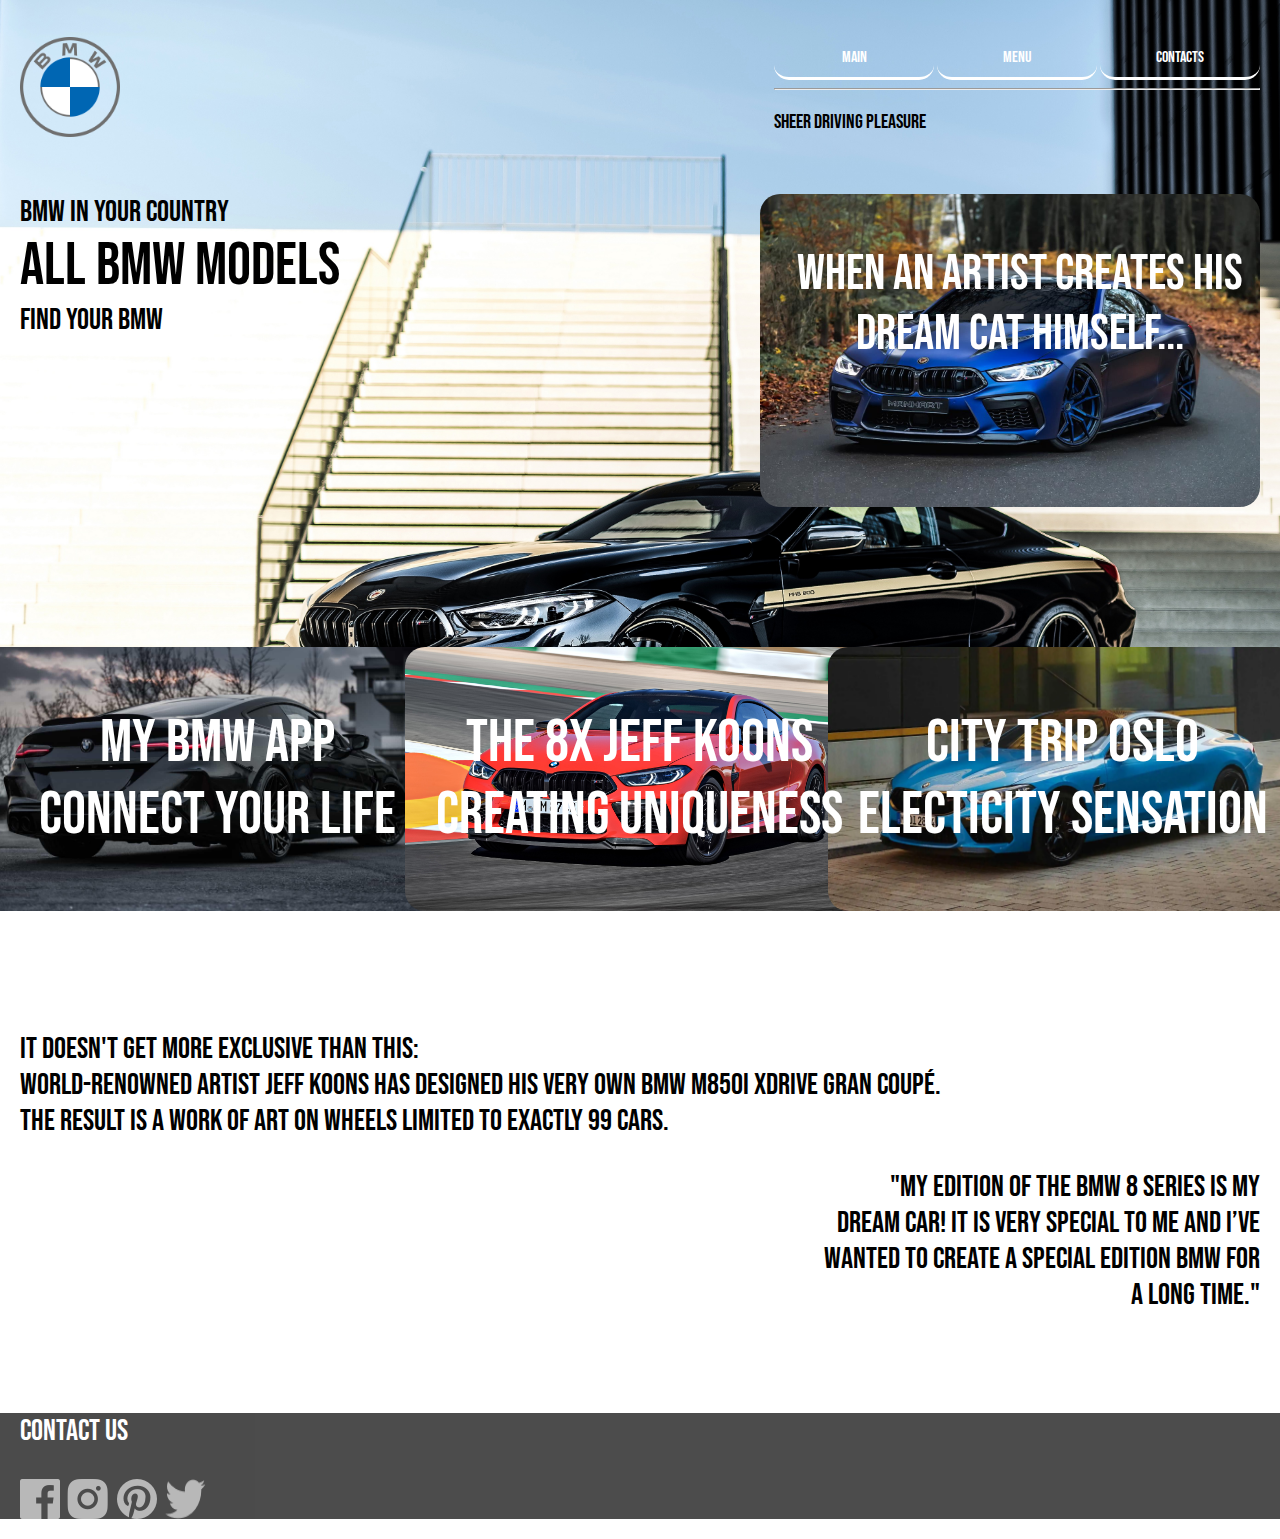
<file: index.html>
<!DOCTYPE html>
<html lang="en">
<head>
    <meta charset="UTF-8">
    <meta http-equiv="X-UA-Compatible" content="IE=edge">
    <meta name="viewport" content="width=device-width, initial-scale=1.0">
    <title>Document</title>
    <link rel="stylesheet" href="css/styles.css">
    <link href="https://fonts.googleapis.com/css2?family=Bebas+Neue&display=swap" rel="stylesheet">
</head>
<body>
    <div class="top">  
         <img id="logo" src="images/logo.png" alt="logo">
        <nav> 
      
        <div class="navbuttons"><a href="#"> Main</a></div>
        <div class="navbuttons"><a href="#"> Menu</a>
        <div class="dropdown">
            <div class="navbuttons"><a href="#">Menu 1</a></div>
            <div class="navbuttons"><a href="#">Menu 2</a></div>
            <div class="navbuttons"><a href="#">Menu  3</a></div>
        </div>
        </div>
       
        <div class="navbuttons"><a href="contacts.html" class=""> Contacts</a></div>
        <hr>
        <p id="underlogo">Sheer Driving Pleasure</p>
    </nav>
   
</div>
<div class="middle">
    <div class="midleft">
         <div class="zaglavie">
        <p id="midp1">BMW in your country</p>
        <p id="midp2">ALL BMW MODELS</p>
        <p id="midp3">Find your BMW</p>
    </div>
    </div>
    <div class="midright">
        <img id="m81" src="images/m81.jpg" alt="bmw">
        <p id="midrighttxt">When an artist creates his dream cat himself...</p>
    </div>
</div>
<div class="middle1">
    <div class="midleft1">
        <img class="m8pic" src="images/m82.jpg" alt="bmw">
        <p class="middle1txt">My bmw app <br> Connect your life</p>
        
    </div>

    <div class="midleft1">
        <img class="m8pic" src="images/m83.jpg" alt="bmw">
        <p class="middle1txt">The 8x Jeff koons <br> Creating uniqueness</p>
        
    </div>

    <div class="midleft1">
        <img class="m8pic" src="images/m84.webp" alt="bmw">
        <p class="middle1txt">City trip Oslo <br> Electicity Sensation</p>
        
    </div>
</div>

<p class="maintxt">It doesn't get more exclusive than this: <br> world-renowned artist Jeff Koons has designed his very own BMW M850i xDrive Gran Coupé. <br> The result is a work of art on wheels limited to exactly 99 cars.</p>
<p class="maintxt2">"My edition of the BMW 8 Series is my <br> dream car!  It is very special to me and I’ve <br> wanted to create a special edition BMW for <br> a long time."</p>
<div class="bottom botbackground">
    <p id="contact">Contact us</p>
    <div class="socials">
        <img src="images/facebook-gray.png" alt="">
        <img src="images/instagram-gray.png" alt="">
        <img src="images/pinterest-gray.png" alt="">
        <img src="images/twitter-gray.png" alt="">
    </div>
</div>
</body> 

   
</html>
</file>
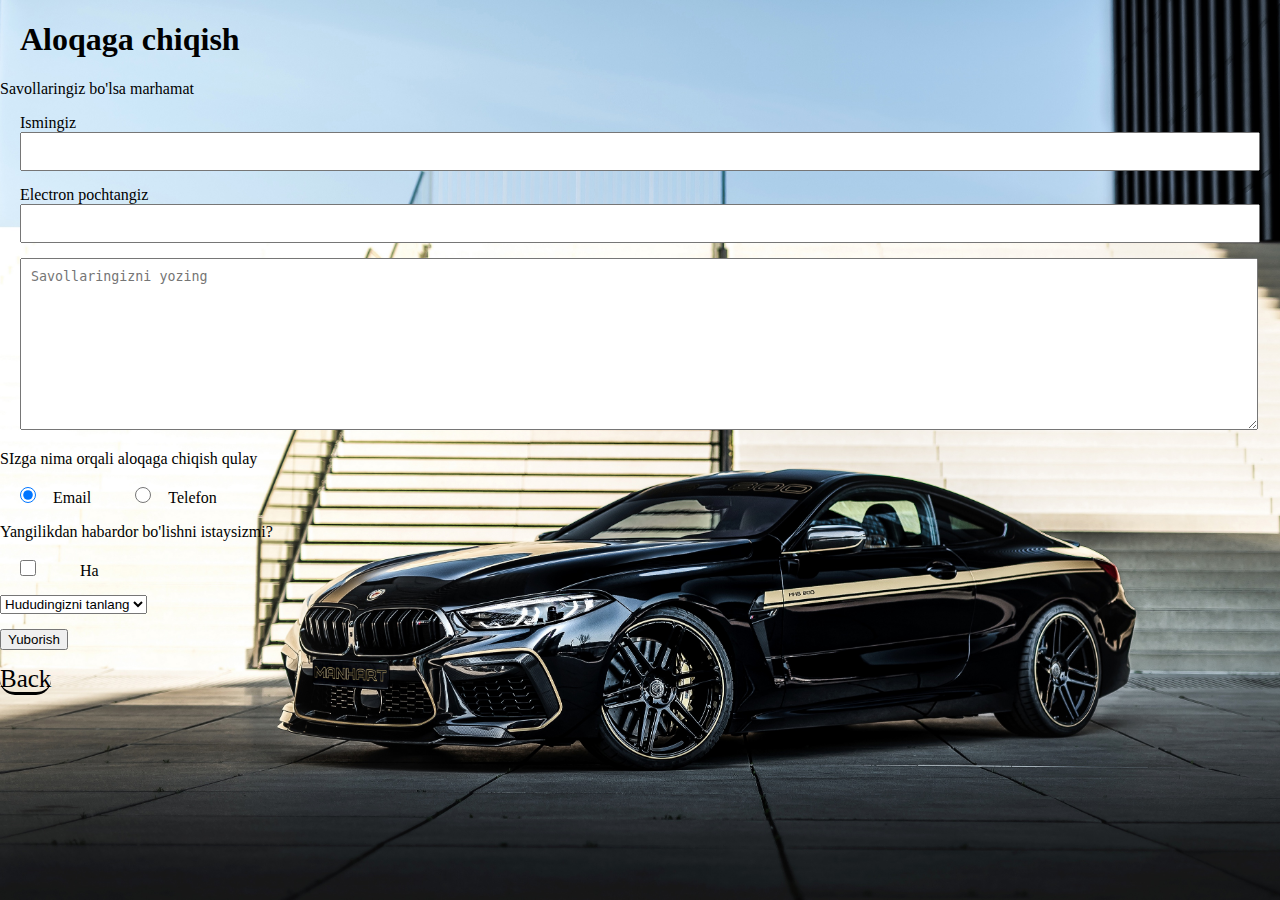
<file: contacts.html>
<!DOCTYPE html>
<html lang="en">
  <head>
    <meta charset="UTF-8" />
    <meta http-equiv="X-UA-Compatible" content="IE=edge" />
    <meta name="viewport" content="width=device-width, initial-scale=1.0" />
    <title>Document</title>
    <link rel="stylesheet" href="css/styles.css" />
  </head>
  <body>
    <div class="main">
      <h1>Aloqaga chiqish</h1>
      <p>Savollaringiz bo'lsa marhamat</p>
      <form action="">
        <div class="control">
          <label for="t1" class="newline" placeholder="Ismingiz" >Ismingiz</label>
          <input type="text" id="t1" />
        </div>
        <div class="control">
            <label for="email" class="newline" placeholder="acv@gmail.com">Electron pochtangiz</label>
            <input type="email" id="email" />
          </div>
          <div class="control">
            <textarea  cols="30" rows="10" placeholder="Savollaringizni yozing"></textarea>
          </div>
          <div class="control">
            <p>SIzga nima orqali aloqaga chiqish qulay</p>
          <input type="radio" id="radio1" name="contact" checked>
          <label for="radio1" class="leftmarginlabel" >Email</label>
        <input type="radio" id="radio2" name="contact">
        <label for="radio2" class="leftmarginlabel">Telefon</label>
        </div>

        <div class="control">
         <p>Yangilikdan habardor bo'lishni istaysizmi?</p>
         <input type="checkbox" id="ch1" class="leftmarginlabel">
         <label for="ch1">Ha</label>
        </div>
        <div class="control">
            <select class="button">
           <option value="">Hududingizni tanlang</option>
           <option value="">Toshkent</option>
           <option value="">London</option>
           <option value="">Dubai</option>
            </select>
          </div>
          <div class="control">

            <input type="submit" value="Yuborish" class="button">
          </div>
      </form>
      <a href="index.html" class="back">Back</a>
    </div>
  </body>
</html>
</file>
<file: css/styles.css>
body {
  background-image: url(../images/wall3.jpg);
  /* background-image: url('wall3.jpg'); */
  background-repeat: no-repeat;
  background-attachment: fixed;
  background-size: cover;
  font-family: "Bebas Neue", cursive;
  margin: 0;
}
a {
  color: white;
  text-decoration: none;
}
.navbuttons {
  border-bottom: 3px solid white;
  border-radius: 15px;
  display: inline-block;
  width: 100px;
  padding: 10px 30px;
  text-align: center;
  display: inline-block;
}
.navbuttons:hover {
  box-shadow: 0px 5px 10px white;
}
.dropdown .navbuttons {
  margin-left: -30px;
  display: block;
}
.dropdown {
  position: absolute;
  padding-top: 20px;
  display: none;
}
.navbuttons:hover .dropdown {
  display: block;
}

input[type="text"],
input[type="email"],
textarea {
  padding: 10px;
  width: 95%;
  margin-left: 20px;
}
.newline {
  display: block;
  margin-left: 20px;
}
.control {
  margin-bottom: 15px;
}
.leftmarginlabel {
  margin-left: 10px;
  margin-right: 20px;
}
input[type="radio"],
input[type="checkbox"] {
  width: 1rem;
  height: 1rem;
  margin-left: 20px;
}
h1,
span,
label {
  color: black;
  margin-left: 20px;
}
.top {
  display: flex;
  justify-content: space-between;
  align-items: center;
  padding: 20px;
}
#logo {
  width: 100px;
}
.top > nav {
  margin-top: 18px;
}
#underlogo {
  font-size: 20px;
  color: black;
}
.back {
  border-bottom: 3px solid black;
  border-radius: 15px;
  font-size: 25px;
  color: black;
}
.middle {
  display: flex;
  padding: 20px;
}
#midp1 {
  font-size: 30px;
  margin: 0;
  color: black;
}
#midp2 {
  font-size: 60px;
  margin: 0;
  color: black;
}
#midp3 {
  font-size: 30px;
  margin: 0;
  color: black;
}
.midleft {
  display: flex;
  width: 70%;
}
.midright {
  display: flex;
}
.midright:hover #m81 {
  opacity: 0.5;
  width: 520px;
  transition: 1s;
}
.midright:hover #midrighttxt {
  font-size: 55px;
  color: black;
  transition: 1s;
}

#m81 {
  width: 500px;
  border-radius: 20px;
}

#midrighttxt {
  position: absolute;
  text-align: center;
  font-size: 50px;
  color: white;
}
.middle1 {
  display: flex;
  margin-top: 100px;
  padding: 20px;
  justify-content: space-between;
}

.midleft1 {
  display: flex;
  width: 27%;
  justify-content: center;
  margin-left: 30px;
  margin-right: 30px;
}
.m8pic {
  width: 470px;
  border-radius: 20px;
}
.m8pic:hover,
.middle1txt:hover {
  opacity: 0.5;
  transition: 1s;
}

.middle1txt {
  position: absolute;
  text-align: center;
  font-size: 60px;
  color: white;
}
.maintxt {
  text-align: left;
  margin-top: 100px;
  font-size: 30px;
  color: black;
  padding-left: 20px;
}
.maintxt2 {
  font-size: 30px;
  text-align: right;
  margin-right: 20px;
  color: black;
  margin-bottom: 100px;
  margin-top: 20px;
}
.bottom {
  margin-top: 50px;
  padding-left: 20px;
  padding-right: 20px;
}
.botbackground {
  background-color: black;
  opacity: 0.7;
}

.socials {
  display: flex;
  width: 15%;
  justify-content: space-between;
  margin-bottom: 20px;
}
#contact {
  font-size: 30px;
  color: white;
}
</file>
